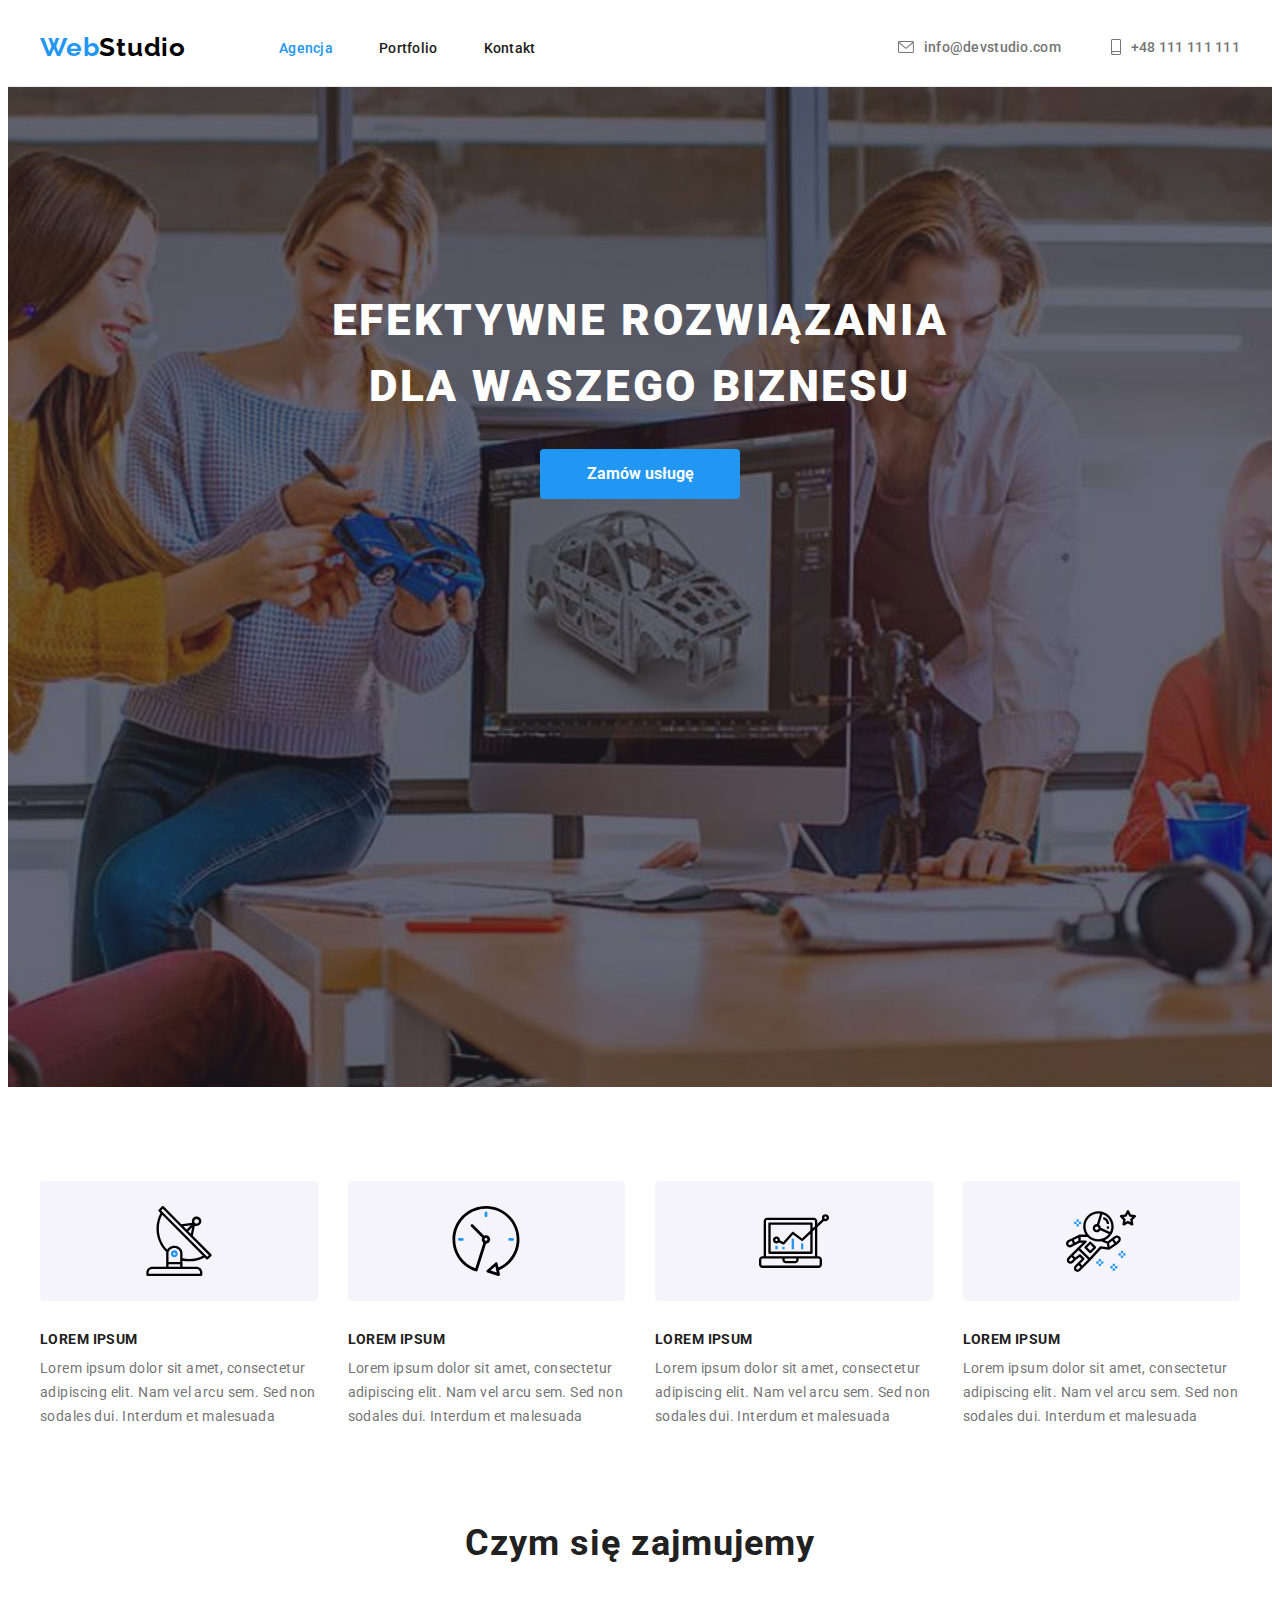
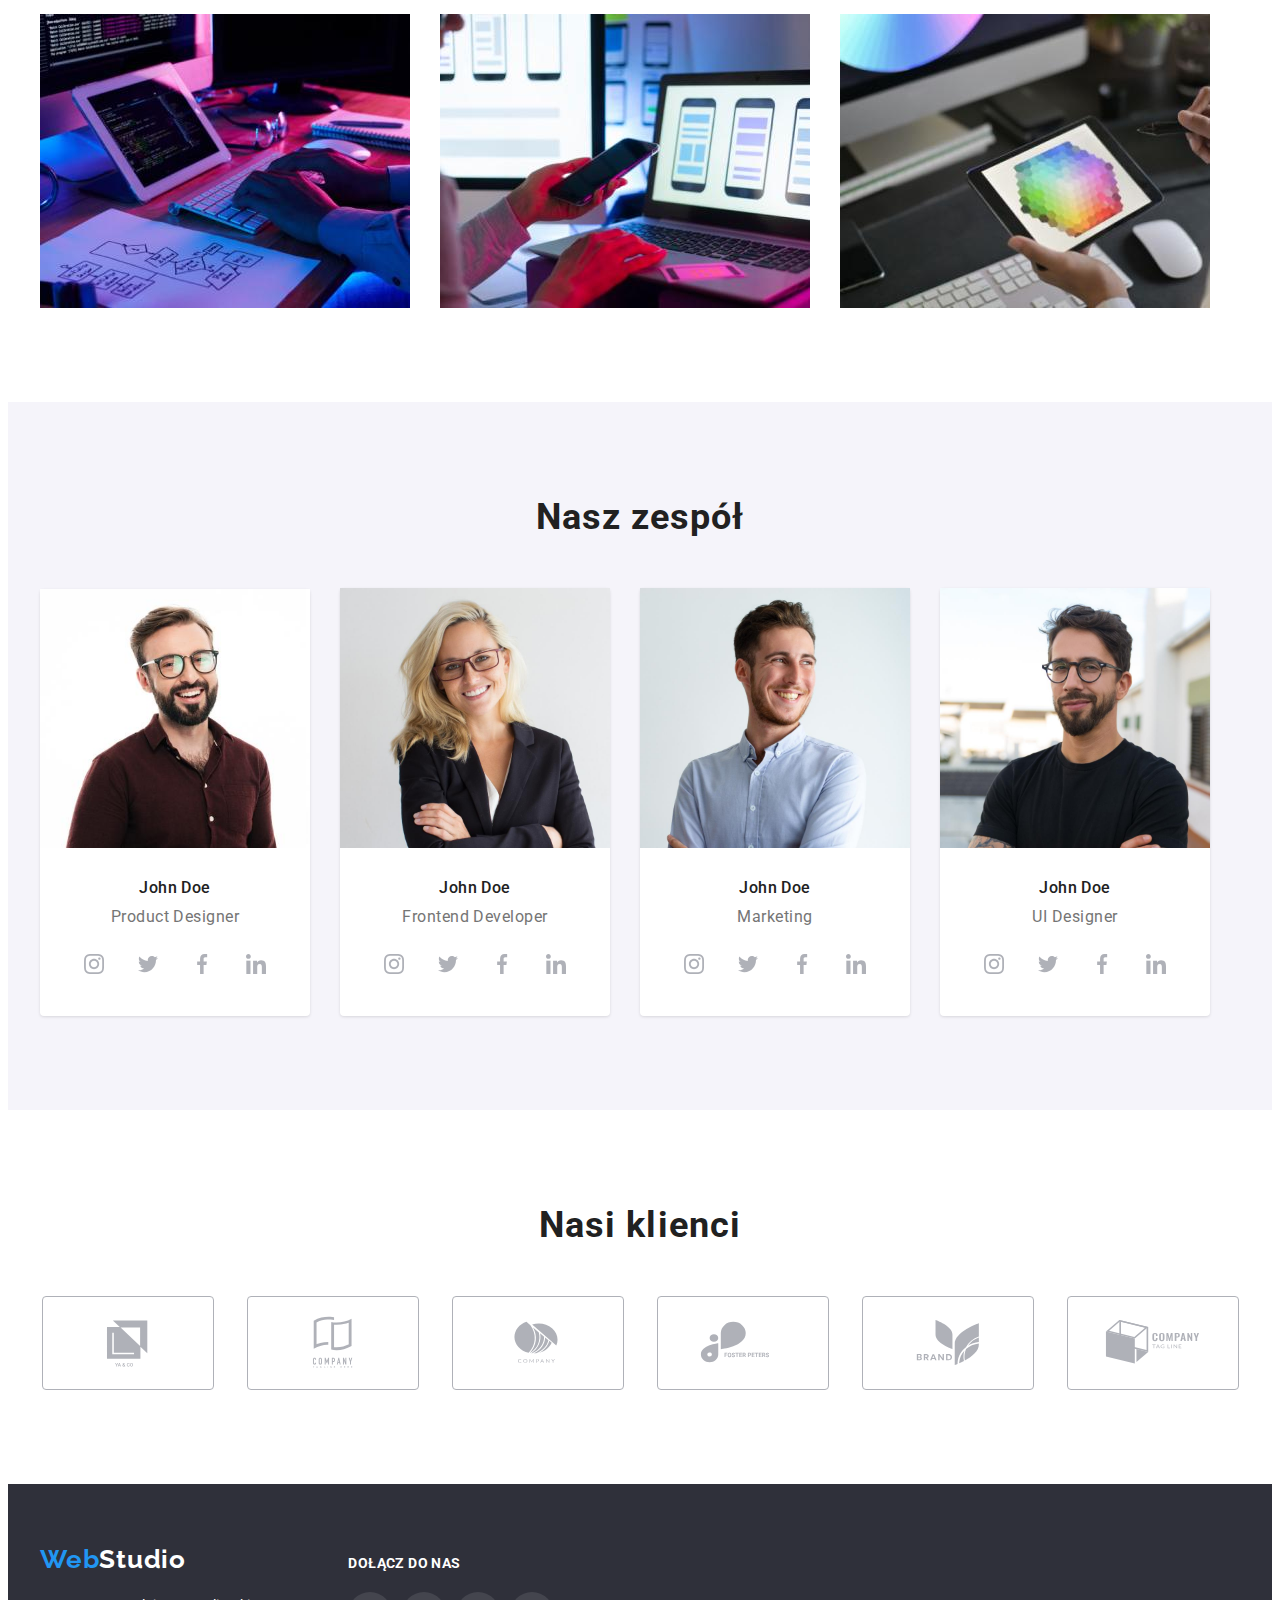
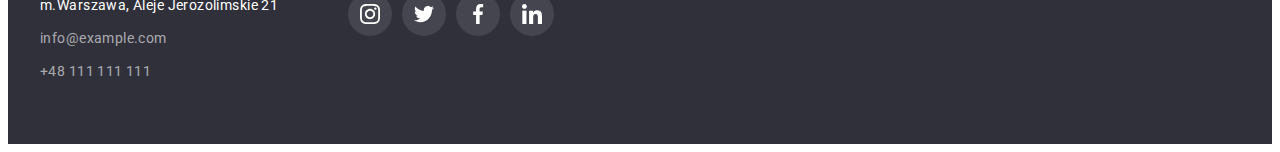
<file: index.html>
<!DOCTYPE html>
<html lang="en">
  <head>
    <meta charset="UTF-8" />
    <meta http-equiv="X-UA-Compatible" content="IE=edge" />
    <meta name="viewport" content="width=device-width, initial-scale=1.0" />
    <title>WebStudio</title>
    <link
      rel="stylesheet"
      href="https://cdnjs.cloudflare.com/ajax/libs/modern-normalize/1.1.0/modern-normalize.min.css"
      integrity="sha512-wpPYUAdjBVSE4KJnH1VR1HeZfpl1ub8YT/NKx4PuQ5NmX2tKuGu6U/JRp5y+Y8XG2tV+wKQpNHVUX03MfMFn9Q=="
      crossorigin="anonymous"
      referrerpolicy="no-referrer"
    />
    <link href="css/style.css" rel="stylesheet" />

    <link rel="preconnect" href="https://fonts.googleapis.com" />
    <link rel="preconnect" href="https://fonts.gstatic.com" crossorigin />
    <link
      href="https://fonts.googleapis.com/css2?family=Raleway:wght@700&family=Roboto:wght@400;500;700;900&display=swap"
      rel="stylesheet"
    />
  </head>
  <body>
    <header>
      <div class="conteiner header-wrap">
        <a href="index.html" class="logo-black">
          <span class="logo-blue">Web</span>Studio</a
        >
        <nav>
          <ul class="navi">
            <li>
              <a href="index.html" class="header current">Agencja</a>
            </li>
            <li>
              <a href="portfolio.html" class="header">Portfolio</a>
            </li>
            <li><a href="index.html" class="header">Kontakt</a></li>
          </ul>
        </nav>
        <div class="contact-first-flex">
          <a href="mailto:info@devstudio.com" class="header contact-first">
            <svg class="contact-icon mail">
              <use href="./images/icons/icons.svg#icon-mail"></use>
            </svg>
            info@devstudio.com</a
          >
          <a href="tel:+48111111111" class="header contact-first">
            <svg class="contact-icon phone">
              <use href="./images/icons/icons.svg#icon-smartphone"></use>
            </svg>
            +48 111 111 111
          </a>
        </div>
      </div>
    </header>
    <main>
      <section class="section-first">
        <div class="conteiner">
          <h1 class="section-title">
            EFEKTYWNE ROZWIĄZANIA DLA WASZEGO BIZNESU
          </h1>
          <button type="button" class="button-order">Zamów usługę</button>
        </div>
      </section>
      <section class="section">
        <div class="conteiner">
          <h2 class="visually-hidden">Future</h2>
          <ul class="section-first-conteiner">
            <li>
              <div class="area-rectangle">
                <svg class="section-first-icon">
                  <use href="./images/icons/icons.svg#icon-antenna-1"></use>
                </svg>
              </div>
              <h3 class="list-title">LOREM IPSUM</h3>
              <p class="list-text">
                Lorem ipsum dolor sit amet, consectetur adipiscing elit. Nam vel
                arcu sem. Sed non sodales dui. Interdum et malesuada
              </p>
            </li>
            <li>
              <div class="area-rectangle">
                <svg class="section-first-icon">
                  <use href="./images/icons/icons.svg#icon-clock-2"></use>
                </svg>
              </div>
              <h3 class="list-title">LOREM IPSUM</h3>
              <p class="list-text">
                Lorem ipsum dolor sit amet, consectetur adipiscing elit. Nam vel
                arcu sem. Sed non sodales dui. Interdum et malesuada
              </p>
            </li>
            <li>
              <div class="area-rectangle">
                <svg class="section-first-icon">
                  <use href="./images/icons/icons.svg#icon-diagram-3"></use>
                </svg>
              </div>
              <h3 class="list-title">LOREM IPSUM</h3>
              <p class="list-text">
                Lorem ipsum dolor sit amet, consectetur adipiscing elit. Nam vel
                arcu sem. Sed non sodales dui. Interdum et malesuada
              </p>
            </li>
            <li>
              <div class="area-rectangle">
                <svg class="section-first-icon">
                  <use href="./images/icons/icons.svg#icon-astronaut-4"></use>
                </svg>
              </div>
              <h3 class="list-title">LOREM IPSUM</h3>
              <p class="list-text">
                Lorem ipsum dolor sit amet, consectetur adipiscing elit. Nam vel
                arcu sem. Sed non sodales dui. Interdum et malesuada
              </p>
            </li>
          </ul>
        </div>
      </section>
      <section class="section-second">
        <div class="conteiner">
          <h2 class="title">Czym się zajmujemy</h2>
          <ul class="img-conteiner">
            <li>
              <img
                src="images/img_1.jpg"
                alt="typing on the keyboard with the bottom of the monitor and tablet visible "
                width="370"
                height="294"
              />
            </li>
            <li>
              <img
                src="images/img_2.jpg"
                alt="check layouts of texts in the computer for the phone "
                width="370"
                height="294"
              />
            </li>
            <li>
              <img
                src="images/img_3.jpg"
                alt="selecting colors from the color palette on the tablet "
                width="370"
                height="294"
              />
            </li>
          </ul>
        </div>
      </section>
      <section class="section section-third">
        <div class="conteiner">
          <h2 class="section-third title-third">Nasz zespół</h2>
          <ul class="position-cointener">
            <li class="section-shadow">
              <img
                src="images/img_john1.jpg"
                alt="photo John Doe, who is Product Designer"
                width="270"
                height="260"
              />
              <div class="wrap-names">
                <h3 class="teams-names">John Doe</h3>
                <p class="teams-position">Product Designer</p>
                <ul class="wrap-icon-style">
                  <li>
                    <a href="https://www.instagram.com/" class="circle">
                      <svg class="icon-style-social">
                        <use
                          href="./images/icons/icons.svg#icon-instagram-2"
                        ></use>
                      </svg>
                    </a>
                  </li>
                  <li>
                    <a href="https://twitter.com/" class="circle">
                      <svg class="icon-style-social">
                        <use
                          href="./images/icons/icons.svg#icon-twitter-2"
                        ></use>
                      </svg>
                    </a>
                  </li>
                  <li>
                    <a href="https://www.facebook.com/" class="circle">
                      <svg class="icon-style-social">
                        <use
                          href="./images/icons/icons.svg#icon-facebook-3"
                        ></use>
                      </svg>
                    </a>
                  </li>
                  <li>
                    <a href="https://www.linkedin.com/home" class="circle">
                      <svg class="icon-style-social">
                        <use
                          href="./images/icons/icons.svg#icon-linkedin-4"
                        ></use>
                      </svg>
                    </a>
                  </li>
                </ul>
              </div>
            </li>
            <li class="section-shadow">
              <img
                src="images/img_john2.jpg"
                alt="photo John Doe, who is Frontend Developer"
                width="270"
                height="260"
              />
              <div class="wrap-names">
                <h3 class="teams-names">John Doe</h3>
                <p class="teams-position">Frontend Developer</p>
                <ul class="wrap-icon-style">
                  <li>
                    <a href="https://www.instagram.com/" class="circle">
                      <svg class="icon-style-social">
                        <use
                          href="./images/icons/icons.svg#icon-instagram-2"
                        ></use>
                      </svg>
                    </a>
                  </li>
                  <li>
                    <a href="https://twitter.com/" class="circle">
                      <svg class="icon-style-social">
                        <use
                          href="./images/icons/icons.svg#icon-twitter-2"
                        ></use>
                      </svg>
                    </a>
                  </li>
                  <li>
                    <a href="https://www.facebook.com/" class="circle">
                      <svg class="icon-style-social">
                        <use
                          href="./images/icons/icons.svg#icon-facebook-3"
                        ></use>
                      </svg>
                    </a>
                  </li>
                  <li>
                    <a href="https://www.linkedin.com/home" class="circle">
                      <svg class="icon-style-social">
                        <use
                          href="./images/icons/icons.svg#icon-linkedin-4"
                        ></use>
                      </svg>
                    </a>
                  </li>
                </ul>
              </div>
            </li>
            <li class="section-shadow">
              <img
                src="images/img_john3.jpg"
                alt="photo John Doe, who is Marketing"
                width="270"
                height="260"
              />
              <div class="wrap-names">
                <h3 class="teams-names">John Doe</h3>
                <p class="teams-position">Marketing</p>
                <ul class="wrap-icon-style">
                  <li>
                    <a href="https://www.instagram.com/" class="circle">
                      <svg class="icon-style-social">
                        <use
                          href="./images/icons/icons.svg#icon-instagram-2"
                        ></use>
                      </svg>
                    </a>
                  </li>
                  <li>
                    <a href="https://twitter.com/" class="circle">
                      <svg class="icon-style-social">
                        <use
                          href="./images/icons/icons.svg#icon-twitter-2"
                        ></use>
                      </svg>
                    </a>
                  </li>
                  <li>
                    <a href="https://www.facebook.com/" class="circle">
                      <svg class="icon-style-social">
                        <use
                          href="./images/icons/icons.svg#icon-facebook-3"
                        ></use>
                      </svg>
                    </a>
                  </li>
                  <li>
                    <a href="https://www.linkedin.com/home" class="circle">
                      <svg class="icon-style-social">
                        <use
                          href="./images/icons/icons.svg#icon-linkedin-4"
                        ></use>
                      </svg>
                    </a>
                  </li>
                </ul>
              </div>
            </li>
            <li class="section-shadow">
              <img
                src="images/img_john4.jpg"
                alt="photo John Doe, who is UI Designer"
                width="270"
                height="260"
              />
              <div class="wrap-names">
                <h3 class="teams-names">John Doe</h3>
                <p class="teams-position">UI Designer</p>
                <ul class="wrap-icon-style">
                  <li>
                    <a href="https://www.instagram.com/" class="circle">
                      <svg class="icon-style-social">
                        <use
                          href="./images/icons/icons.svg#icon-instagram-2"
                        ></use>
                      </svg>
                    </a>
                  </li>
                  <li>
                    <a href="https://twitter.com/" class="circle">
                      <svg class="icon-style-social">
                        <use
                          href="./images/icons/icons.svg#icon-twitter-2"
                        ></use>
                      </svg>
                    </a>
                  </li>
                  <li>
                    <a href="https://www.facebook.com/" class="circle">
                      <svg class="icon-style-social">
                        <use
                          href="./images/icons/icons.svg#icon-facebook-3"
                        ></use>
                      </svg>
                    </a>
                  </li>
                  <li>
                    <a href="https://www.linkedin.com/home" class="circle">
                      <svg class="icon-style-social">
                        <use
                          href="./images/icons/icons.svg#icon-linkedin-4"
                        ></use>
                      </svg>
                    </a>
                  </li>
                </ul>
              </div>
            </li>
          </ul>
        </div>
      </section>
      <section class="section">
        <div class="conteiner">
          <h2 class="title">Nasi klienci</h2>
          <ul class="wrap-icon-client">
            <li>
              <a href="portfolio.html" class="rectangle">
                <svg class="icon-style-client">
                  <use href="./images/icons/icons.svg#icon-Logo1"></use>
                </svg>
              </a>
            </li>
            <li>
              <a href="portfolio.html" class="rectangle">
                <svg class="icon-style-client">
                  <use href="./images/icons/icons.svg#icon-Logo2"></use>
                </svg>
              </a>
            </li>
            <li>
              <a href="portfolio.html" class="rectangle">
                <svg class="icon-style-client">
                  <use href="./images/icons/icons.svg#icon-Logo3"></use>
                </svg>
              </a>
            </li>
            <li>
              <a href="portfolio.html" class="rectangle">
                <svg class="icon-style-client">
                  <use href="./images/icons/icons.svg#icon-Logo4"></use>
                </svg>
              </a>
            </li>
            <li>
              <a href="portfolio.html" class="rectangle">
                <svg class="icon-style-client">
                  <use href="./images/icons/icons.svg#icon-Logo5"></use>
                </svg>
              </a>
            </li>
            <li>
              <a href="portfolio.html" class="rectangle">
                <svg class="icon-style-client">
                  <use href="./images/icons/icons.svg#icon-Logo6"></use>
                </svg>
              </a>
            </li>
          </ul>
        </div>
      </section>
    </main>
    <footer>
      <div class="conteiner footer-wrap-all">
        <div>
          <a href="index.html" class="logo-white"
            ><span class="logo-blue">Web</span>Studio</a
          >
          <address>
            <ul>
              <li class="wrap-footer">
                <a href="https://goo.gl/maps/FBTffH4sPDZAAGUj9" class="address"
                  >m.Warszawa, Aleje Jerozolimskie 21</a
                >
              </li>
              <li class="wrap-footer">
                <a href="mailto:info@example.com" class="contact-second"
                  >info@example.com</a
                >
              </li>
              <li class="wrap-footer">
                <a href="tel:+48111111111" class="contact-second"
                  >+48 111 111 111
                </a>
              </li>
            </ul>
          </address>
        </div>
        <div class="footer-social-conteiner">
          <p class="footer-title-social">DOŁĄCZ DO NAS</p>
          <ul class="footer-wrap-icon">
            <li>
              <a href="https://www.instagram.com/" class="footer-circle">
                <svg class="footer-icon-style">
                  <use href="./images/icons/icons.svg#icon-instagram-2"></use>
                </svg>
              </a>
            </li>
            <li>
              <a href="https://twitter.com/" class="footer-circle">
                <svg class="footer-icon-style">
                  <use href="./images/icons/icons.svg#icon-twitter-2"></use>
                </svg>
              </a>
            </li>
            <li>
              <a href="https://www.facebook.com/" class="footer-circle">
                <svg class="footer-icon-style">
                  <use href="./images/icons/icons.svg#icon-facebook-3"></use>
                </svg>
              </a>
            </li>
            <li>
              <a href="https://www.linkedin.com/" class="footer-circle">
                <svg class="footer-icon-style">
                  <use href="./images/icons/icons.svg#icon-linkedin-4"></use>
                </svg>
              </a>
            </li>
          </ul>
        </div>
      </div>
    </footer>
  </body>
</html>
</file>
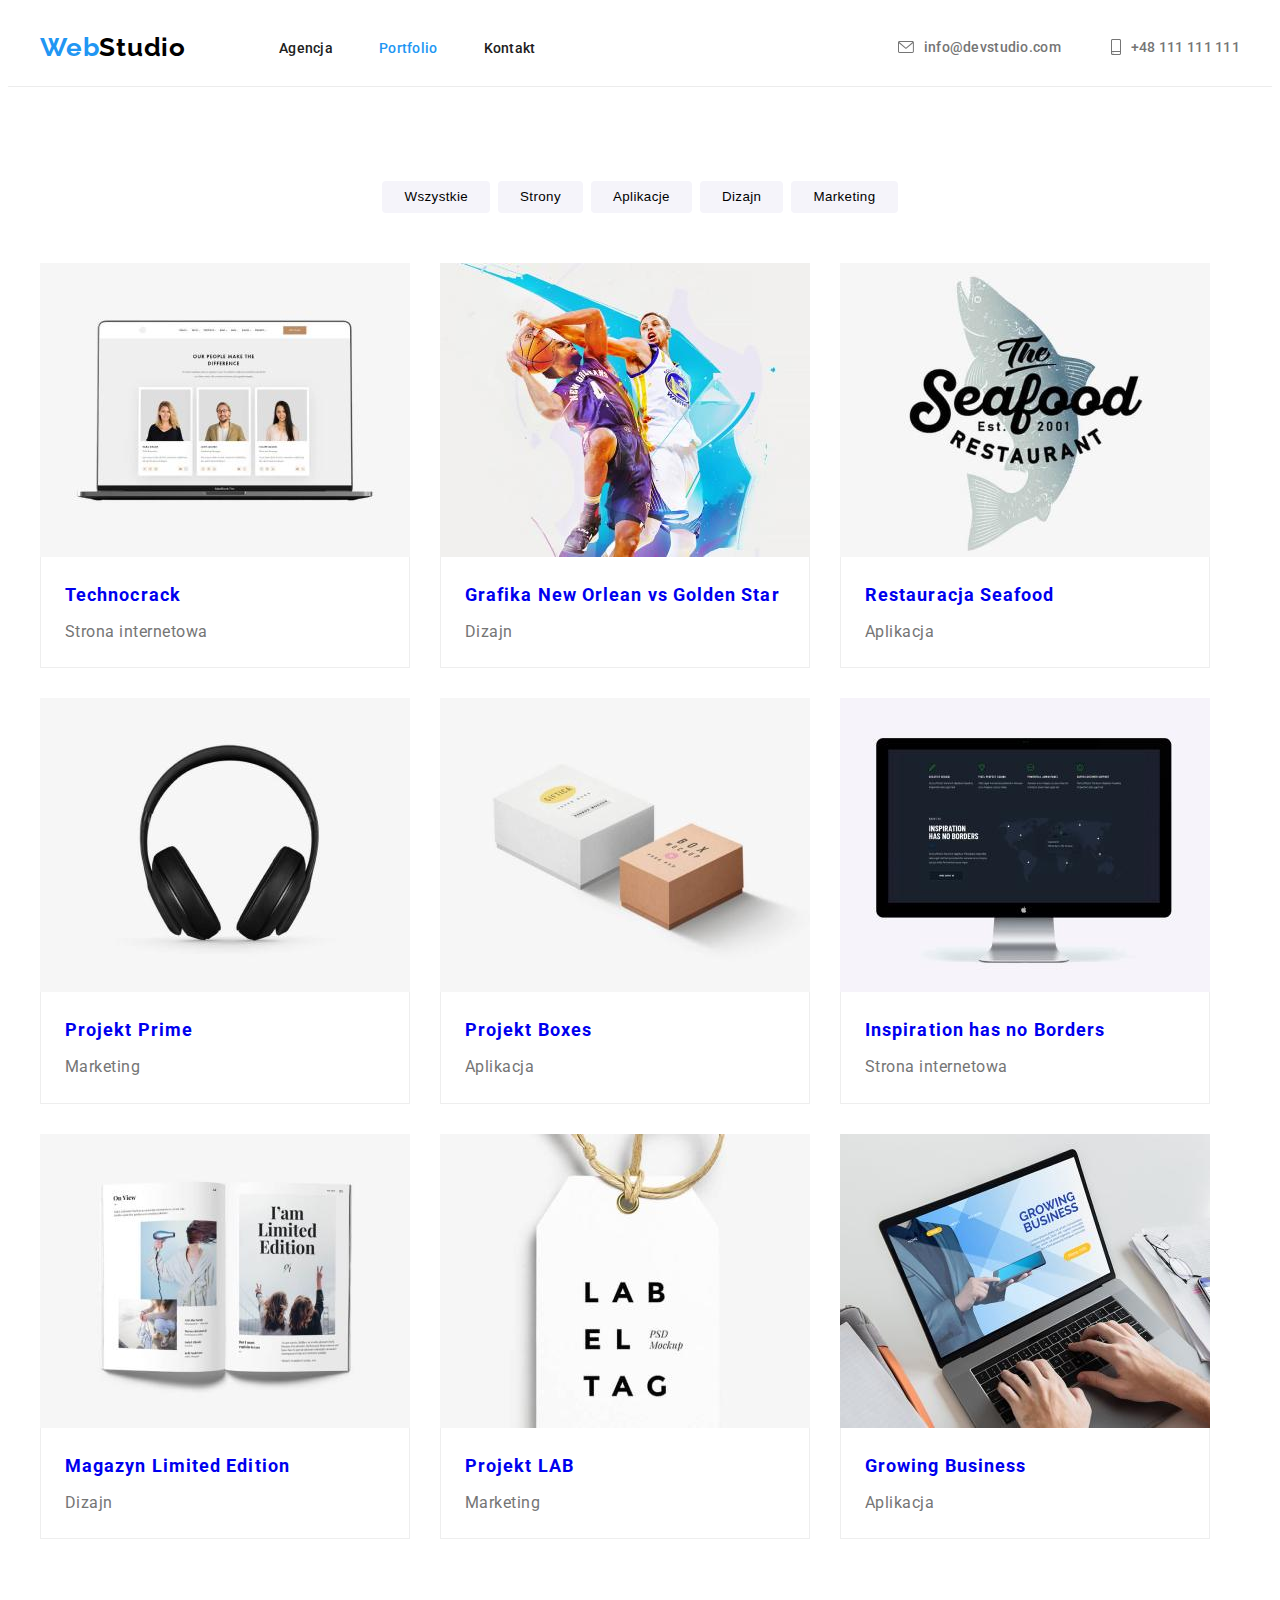
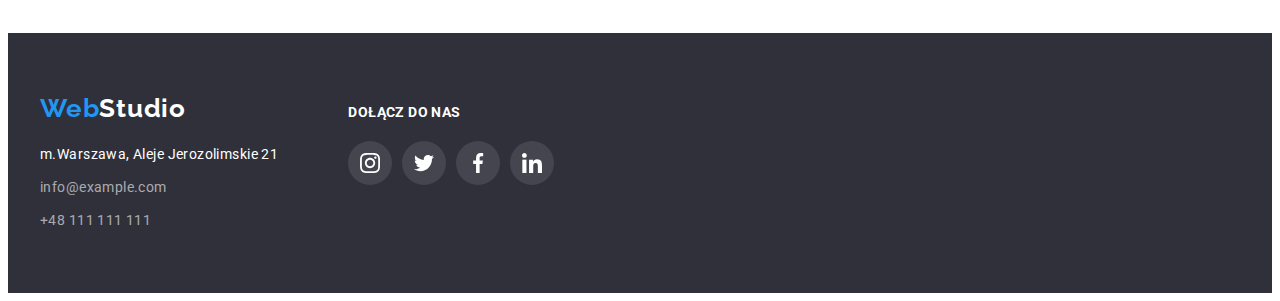
<file: portfolio.html>
<!DOCTYPE html>
<html lang="en">
  <head>
    <meta charset="UTF-8" />
    <meta http-equiv="X-UA-Compatible" content="IE=edge" />
    <meta name="viewport" content="width=device-width, initial-scale=1.0" />
    <title>Portfolio</title>
    <link
      rel="stylesheet"
      href="https://cdnjs.cloudflare.com/ajax/libs/modern-normalize/1.1.0/modern-normalize.min.css"
      integrity="sha512-wpPYUAdjBVSE4KJnH1VR1HeZfpl1ub8YT/NKx4PuQ5NmX2tKuGu6U/JRp5y+Y8XG2tV+wKQpNHVUX03MfMFn9Q=="
      crossorigin="anonymous"
      referrerpolicy="no-referrer"
    />
    <link href="css/style.css" rel="stylesheet" />
    <link rel="preconnect" href="https://fonts.googleapis.com" />
    <link rel="preconnect" href="https://fonts.gstatic.com" crossorigin />
    <link
      href="https://fonts.googleapis.com/css2?family=Raleway:wght@700&family=Roboto:wght@400;500;700;900&display=swap"
      rel="stylesheet"
    />
  </head>
  <body>
    <header>
      <div class="conteiner header-wrap">
        <a href="index.html" class="logo-black">
          <span class="logo-blue">Web</span>Studio</a
        >
        <nav>
          <ul class="navi">
            <li>
              <a href="index.html" class="header">Agencja</a>
            </li>
            <li>
              <a href="portfolio.html" class="header current">Portfolio</a>
            </li>
            <li><a href="index.html" class="header">Kontakt</a></li>
          </ul>
        </nav>
        <div class="contact-first-flex">
          <a href="mailto:info@devstudio.com" class="header contact-first">
            <svg class="contact-icon mail">
              <use href="./images/icons/icons.svg#icon-mail"></use>
            </svg>
            info@devstudio.com</a
          >
          <a href="tel:+48111111111" class="header contact-first">
            <svg class="contact-icon phone">
              <use href="./images/icons/icons.svg#icon-smartphone"></use>
            </svg>
            +48 111 111 111
          </a>
        </div>
      </div>
    </header>
    <main>
      <section class="portfolio-conteiner">
        <div class="conteiner">
          <h1 class="visually-hidden">Navigation</h2>
          <ul class="button-navi-all">
            <li>
              <button type="button" class="button-navi">Wszystkie</button>
            </li>
            <li><button type="button" class="button-navi">Strony</button></li>
            <li>
              <button type="button" class="button-navi">Aplikacje</button>
            </li>
            <li><button type="button" class="button-navi">Dizajn</button></li>
            <li>
              <button type="button" class="button-navi">Marketing</button>
            </li>
          </ul>
          <ul class="section-third-conteiner">
            <li>
              <a href="portfolio.html" class="portfolio-block">
              <img
                src="images/portfolio_1.jpg"
                alt="example website Technocrack"
                width="370"
                height="291"
              />
              <div class="wrap-title">
              <h3 class="section-third-title">Technocrack</h3>
              <p class="section-third-type">Strona internetowa</p></div>
            </a>
            </li>
            <li>
              <a href="portfolio.html" class="portfolio-block">
              <img
                src="images/portfolio_2.jpg"
                alt="example dizajn graphic"
                width="370"
                height="294"
              />
              <div class="wrap-title">
              <h3 class="section-third-title">
                Grafika New Orlean vs Golden Star
              </h3>
              <p class="section-third-type">Dizajn</p></div>
              </a>
            </li>
            <li>
              <a href="portfolio.html" class="portfolio-block">
              <img
                src="images/portfolio_3.jpg"
                alt="example app restaurant The seafood"
                width="370"
                height="294"
              />
              <div class="wrap-title">
              <h3 class="section-third-title">Restauracja Seafood</h3>
              <p class="section-third-type">Aplikacja</p></div>
              </a>
            </li>
            <li>
              <a href="portfolio.html" class="portfolio-block">
              <img
                src="images/portfolio_4.jpg"
                alt="example marketing in project Prime"
                width="370"
                height="294"
              />
              <div class="wrap-title">
              <h3 class="section-third-title">Projekt Prime</h3>
              <p class="section-third-type">Marketing</p></div>
              </a>
            </li>
            <li>
              <a href="portfolio.html" class="portfolio-block">
              <img
                src="images/portfolio_5.jpg"
                alt="Example app project Boxes"
                width="370"
                height="294"
              />
              <div class="wrap-title">
              <h3 class="section-third-title">Projekt Boxes</h3>
              <p class="section-third-type">Aplikacja</p></div>
              </a>
            </li>
            <li>
              <a href="portfolio.html" class="portfolio-block">
              <img
                src="images/portfolio_6.jpg"
                alt="example website Inspiration has no Borders"
                width="370"
                height="294"
              />
              <div class="wrap-title">
              <h3 class="section-third-title">Inspiration has no Borders</h3>
              <p class="section-third-type">Strona internetowa</p></div>
              </a>
            </li>
            <li>
              <a href="portfolio.html" class="portfolio-block">
              <img
                src="images/portfolio_7.jpg"
                alt="example dizajn Magazine Limited Edition"
                width="370"
                height="294"
              />
              <div class="wrap-title">
              <h3 class="section-third-title">Magazyn Limited Edition</h3>
              <p class="section-third-type">Dizajn</p></div>
              </a>
            </li>
            <li>
              <a href="portfolio.html" class="portfolio-block">
              <img
                src="images/portfolio_8.jpg"
                alt="example marketing in project LAB"
                width="370"
                height="294"
              />
              <div class="wrap-title">
              <h3 class="section-third-title">Projekt LAB</h3>
              <p class="section-third-type">Marketing</p></div>
              </a>
            </li>
            <li>
              <a href="portfolio.html" class="portfolio-block">
              <img
                src="images/portfolio_9.jpg"
                alt="Example app Growing Business"
                width="370"
                height="294"
              />
              <div class="wrap-title">
              <h3 class="section-third-title">Growing Business</h3>
              <p class="section-third-type">Aplikacja</p></div>
              </a>
            </li>
          </ul>
        </div>
      </section>
    </main>
    <footer>
      <div class="conteiner footer-wrap-all">
        <div>
          <a href="index.html" class="logo-white"
            ><span class="logo-blue">Web</span>Studio</a
          >
          <address>
            <ul>
              <li class="wrap-footer">
                <a href="https://goo.gl/maps/FBTffH4sPDZAAGUj9" class="address"
                  >m.Warszawa, Aleje Jerozolimskie 21</a
                >
              </li>
              <li class="wrap-footer">
                <a href="mailto:info@example.com" class="contact-second"
                  >info@example.com</a
                >
              </li>
              <li class="wrap-footer">
                <a href="tel:+48111111111" class="contact-second"
                  >+48 111 111 111
                </a>
              </li>
            </ul>
          </address>
        </div>
        <div class="footer-social-conteiner">
          <p class="footer-title-social">DOŁĄCZ DO NAS</p>
          <ul class="footer-wrap-icon">
            <li>
              <a href="https://www.instagram.com/" class="footer-circle">
                <svg class="footer-icon-style">
                  <use href="./images/icons/icons.svg#icon-instagram-2"></use>
                </svg>
              </a>
            </li>
            <li>
              <a href="https://twitter.com/" class="footer-circle">
                <svg class="footer-icon-style">
                  <use href="./images/icons/icons.svg#icon-twitter-2"></use>
                </svg>
              </a>
            </li>
            <li>
              <a href="https://www.facebook.com/" class="footer-circle">
                <svg class="footer-icon-style">
                  <use href="./images/icons/icons.svg#icon-facebook-3"></use>
                </svg>
              </a>
            </li>
            <li>
              <a href="https://www.linkedin.com/" class="footer-circle">
                <svg class="footer-icon-style">
                  <use href="./images/icons/icons.svg#icon-linkedin-4"></use>
                </svg>
              </a>
            </li>
          </ul>
        </div>
      </div>
    </footer>
  </body>
</html>
</file>
<file: css/style.css>
:root {
  --main-text-color: #212121;
  --secondary-text-color: #ffffff;
  --ouwer-text-color: #757575;
  --acent-color: #2196f3;
  --logo-color-text: #000000;
  --background-footer-color: #2f303a;
  --buttons-port-color: #f5f4fa;
  --footer-text-color: rgba(255, 255, 255, 0.6);
  --icon-social-color: #afb1b8;
  --contener-color: #eeeeee;
  --line-color: #ececec;
  --background-all-color: #e5e5e5;
  --main-font: "Roboto", sans-serif;
  --footer-circle-color: #ffffff1a;
}

body {
  font-family: var(--main-font);
  color: var(--main-text-color);
}

ul,
ol {
  list-style: none;
  padding-left: 0;
  margin: 0;
}
h1,
h2,
h3,
p {
  margin: 0;
}

img {
  display: block;
  max-width: 100%;
  height: auto;
}

a {
  text-decoration: none;
}

address {
  font-style: normal;
  margin-top: 20px;
}

button {
  display: block;
  cursor: pointer;
  border: none;
  border-radius: 4px;
}

.section {
  padding-top: 94px;
  padding-bottom: 94px;
}

.conteiner {
  width: 1200px;
  margin: 0 auto;
  padding: 0 15px;
}

.logo-black {
  font-family: "Raleway", sans-serif;
  color: var(--logo-color-text);
  font-weight: 700;
  font-size: 26px;
  letter-spacing: 0.03em;
  text-decoration: none;
  line-height: 1.17;
}

.logo-blue {
  color: var(--acent-color);
}

header {
  border-bottom: 1px solid var(--line-color);
}

.header-wrap {
  display: flex;
  align-items: center;
}

.header {
  font-size: 14px;
  font-weight: 500;
  letter-spacing: 0.02em;
  text-align: left;
  text-decoration: none;
  color: var(--main-text-color);
  padding: 31px 0;
}

.header:hover,
.header:focus {
  color: var(--acent-color);
}

.current {
  color: var(--acent-color);
}

nav {
  margin-left: 93px;
}

.navi {
  display: flex;
  margin: 0px;
  padding: 0px;
  gap: 46px;
}

.contact-icon {
  border-radius: 0px;
  margin-right: 10px;
}

.phone {
  height: 16px;
  width: 10px;
  fill: currentColor;
}

.phone:hover,
.phone:active,
.phone:focus {
  fill: var(--acent-color);
  cursor: pointer;
}

.mail {
  height: 12px;
  width: 16px;
  fill: currentColor;
}

.mail:hover,
.mail:active,
.mail:focus {
  fill: var(--acent-color);
  cursor: pointer;
}

.contact-first {
  color: var(--ouwer-text-color);
  fill: var(--ouwer-text-color;);
  display: flex;
  align-items: center;
}

.contact-first:hover,
.contact-first:focus {
  color: var(--acent-color);
}

.contact-first-flex {
  margin-left: auto;
  display: flex;
  gap: 50px;
}

.section-title {
  font-size: 44px;
  font-weight: 900;
  letter-spacing: 0.06em;
  text-align: center;
  color: var(--secondary-text-color);
  line-height: 1.5;
  width: 696px;
  margin: 0 auto;
}

.section-first {
  text-align: center;
  padding: 200px 0;
  background-image: linear-gradient(
      to bottom,
      rgba(47, 48, 58, 0.4),
      rgba(47, 48, 58, 0.4)
    ),
    url(../images/first_img.jpg);
  background-repeat: no-repeat;
  background-size: cover;
  background-position: center;
  background-color: var(--background-footer-color);
  max-width: 1600px;
  height: 600px;
  margin: 0 auto;
}

.button-order {
  background-color: var(--acent-color);
  color: var(--secondary-text-color);
  cursor: pointer;
  font-family: var(--main-font);
  font-weight: 700;
  font-size: 16px;
  line-height: 1.875;
  min-width: 200px;
  padding: 10px 42px;
  border: none;
  border-radius: 4px;
  display: flex;
  justify-content: center;
  align-items: center;
  margin: 0 auto;
  margin-top: 30px;
}

.button-order:hover,
.button-order:focus {
  background-color: var(--buttons-port-color);
  color: var(--main-text-color);
}

.visually-hidden {
  position: absolute;
  width: 1px;
  height: 1px;
  margin: -1px;
  border: 0;
  padding: 0;
  white-space: nowrap;
  clip-path: insert(100%);
  overflow: hidden;
}

.section-first-conteiner {
  display: flex;
  gap: 30px;
}

.area-rectangle {
  background-color: var(--buttons-port-color);
  height: 120px;
  display: flex;
  align-items: center;
  justify-content: center;
  border-radius: 4px;
}

.section-first-icon {
  height: 70px;
  width: 70px;
}

.list-title {
  font-weight: 700;
  font-size: 14px;
  letter-spacing: 0.03em;
  margin-top: 30px;
}

.list-text {
  color: var(--ouwer-text-color);
  font-size: 14px;
  letter-spacing: 0.03em;
  line-height: 1.7;
  margin-top: 10px;
}

.title {
  font-size: 36px;
  font-weight: 700;
  letter-spacing: 0.03em;
  margin-bottom: 50px;
  text-align: center;
  fill: var(--ouwer-text-color);
}

.section-second {
  padding-bottom: 94px;
}

.img-conteiner {
  display: flex;
  gap: 30px;
}

.section-third {
  background-color: var(--buttons-port-color);
}

.title-third {
  font-size: 36px;
  font-weight: 700;
  letter-spacing: 0.03em;
  margin-bottom: 50px;
  text-align: center;
}

.position-cointener {
  display: flex;
  gap: 30px;
  align-items: center;
}

.social-conteiner {
  padding-bottom: 18px;
}

.wrap-names {
  padding-top: 30px;
  padding-bottom: 30px;
}

.teams-names {
  font-weight: 500;
  font-size: 16px;
  line-height: 1.19;
  letter-spacing: 0.03em;
  text-align: center;
}

.teams-position {
  font-size: 16px;
  font-weight: 400;
  letter-spacing: 0.03em;
  color: var(--ouwer-text-color);
  text-align: center;
  margin-top: 10px;
}

.wrap-icon-style {
  display: flex;
  gap: 10px;
  align-items: center;
  justify-content: center;
  margin-top: 16px;
}

.icon-style-social {
  fill: currentColor;
  width: 20px;
  height: 20px;
}

.circle {
  width: 44px;
  height: 44px;
  border-radius: 50%;
  color: var(--icon-social-color);
  display: flex;
  justify-content: center;
  align-items: center;
}

.circle:hover,
.circle:active,
.circle:focus {
  background-color: var(--acent-color);
  color: var(--secondary-text-color);
}

.section-shadow {
  box-shadow: 0px 2px 1px 0px #00000033;
  box-shadow: 0px 1px 1px 0px #00000024;
  box-shadow: 0px 1px 3px 0px #0000001f;
  background-color: var(--secondary-text-color);
  border-radius: 4px;
}

.wrap-icon-client {
  display: flex;
  gap: 30px;
  justify-content: space-around;
  align-items: center;
}

.rectangle {
  width: 170px;
  height: 92px;
  border: 1px solid;
  border-color: currentColor;
  border-radius: 4px;
  color: var(--icon-social-color);
  display: flex;
  justify-content: center;
  align-items: center;
}

.rectangle:hover,
.rectangle:active,
.rectangle:focus {
  color: var(--acent-color);
  outline: transparent;
}

.icon-style-client {
  fill: currentColor;
  width: 106px;
  height: 60px;
}

.icon-style-client:hover,
.icon-style-client:active,
.icon-style-client:focus {
  fill: var(--acent-color);
  color: var(--ouwer-text-color);
}

footer {
  background-color: var(--background-footer-color);
  padding: 60px 0;
}

.logo-white {
  font-family: "Raleway";
  color: var(--secondary-text-color);
  font-weight: 700;
  font-size: 26px;
  letter-spacing: 0.03em;
  text-align: left;
  text-decoration: none;
  display: flex;
}

.address {
  font-size: 14px;
  font-weight: 400;
  letter-spacing: 0.03em;
  text-align: left;
  color: var(--secondary-text-color);
  text-decoration: none;
  line-height: 1.7;
  font-style: normal;
  display: flex;
}

.contact-second {
  text-decoration: none;
  font-size: 14px;
  font-weight: 400;
  letter-spacing: 0.03em;
  text-align: left;
  color: var(--footer-text-color);
  line-height: 1.7;
  font-style: normal;
  display: flex;
}

.contact-second:hover,
.contact-second:focus {
  color: var(--acent-color);
}

.footer-wrap-all {
  display: flex;
  align-items: baseline;
}

.wrap-footer:not(:last-child) {
  margin-bottom: 9px;
}

.footer-social-conteiner {
  margin-left: 70px;
}

.footer-title-social {
  color: var(--secondary-text-color);
  font-size: 14px;
  font-weight: 700;
  font-style: bold;
  letter-spacing: 0.03em;
  text-align: left;
  line-height: 1.17;
  margin-bottom: 20px;
}

.footer-wrap-icon {
  display: flex;
  gap: 10px;
}

.footer-circle {
  width: 44px;
  height: 44px;
  border-radius: 50%;
  background-color: var(--footer-circle-color);
  display: flex;
  justify-content: center;
  align-items: center;
}

.footer-circle:hover,
.footer-circle:active,
.footer-circle:focus {
  background-color: var(--acent-color);
}

.footer-icon-style {
  fill: var(--secondary-text-color);
  width: 20px;
  height: 20px;
}

.portfolio-conteiner {
  padding-top: 94px;
  padding-bottom: 94px;
}

.button-navi {
  letter-spacing: 0.03em;
  text-align: center;
  font-weight: 500;
  background: var(--buttons-port-color);
  border-radius: 4px;
  line-height: 1.5;
  padding: 6px 22px;
}

.button-navi:hover,
.button-navi:focus {
  background-color: var(--acent-color);
  color: var(--secondary-text-color);
  box-shadow: 0px 2px 2px 0px #0000001f;
  box-shadow: 0px 1px 2px 0px #00000014;
  box-shadow: 0px 3px 1px 0px #0000001a;
}

.button-navi-all {
  display: flex;
  justify-content: center;
  gap: 8px;
  margin-bottom: 50px;
}

section-third-area {
  width: 370px;
}

.section-third-area:hover,
.section-third-area:active {
  box-shadow: 1px 4px 6px 0px #00000029;
  box-shadow: 0px 4px 4px 0px #0000000f;
  box-shadow: 0px 1px 1px 0px #0000001f;
  cursor: pointer;
}

.section-third-title {
  font-size: 18px;
  font-weight: 700;
  letter-spacing: 0.06em;
  text-align: left;
  line-height: 2;
}

.section-third-type {
  letter-spacing: 0.03em;
  text-align: left;
  color: var(--ouwer-text-color);
  line-height: 1.9;
  font-size: 16px;
  font-weight: 400;
  margin-top: 4px;
}

.section-third-conteiner {
  display: flex;
  flex-wrap: wrap;
  gap: 30px;
}

.wrap-title {
  border: 1px solid var(--contener-color);
  border-top: 0;
  padding: 20px 24px;
}

.portfolio-block {
  width: 370px;
  display: block;
}

.portfolio-block:hover,
.portfolio-block:active,
.portfolio-block:focus,
.portfolio-block:visited {
  box-shadow: 1px 4px 6px 0px #00000029;
  box-shadow: 0px 4px 4px 0px #0000000f;
  box-shadow: 0px 1px 1px 0px #0000001f;
  color: var(--logo-color-text);
}
</file>
